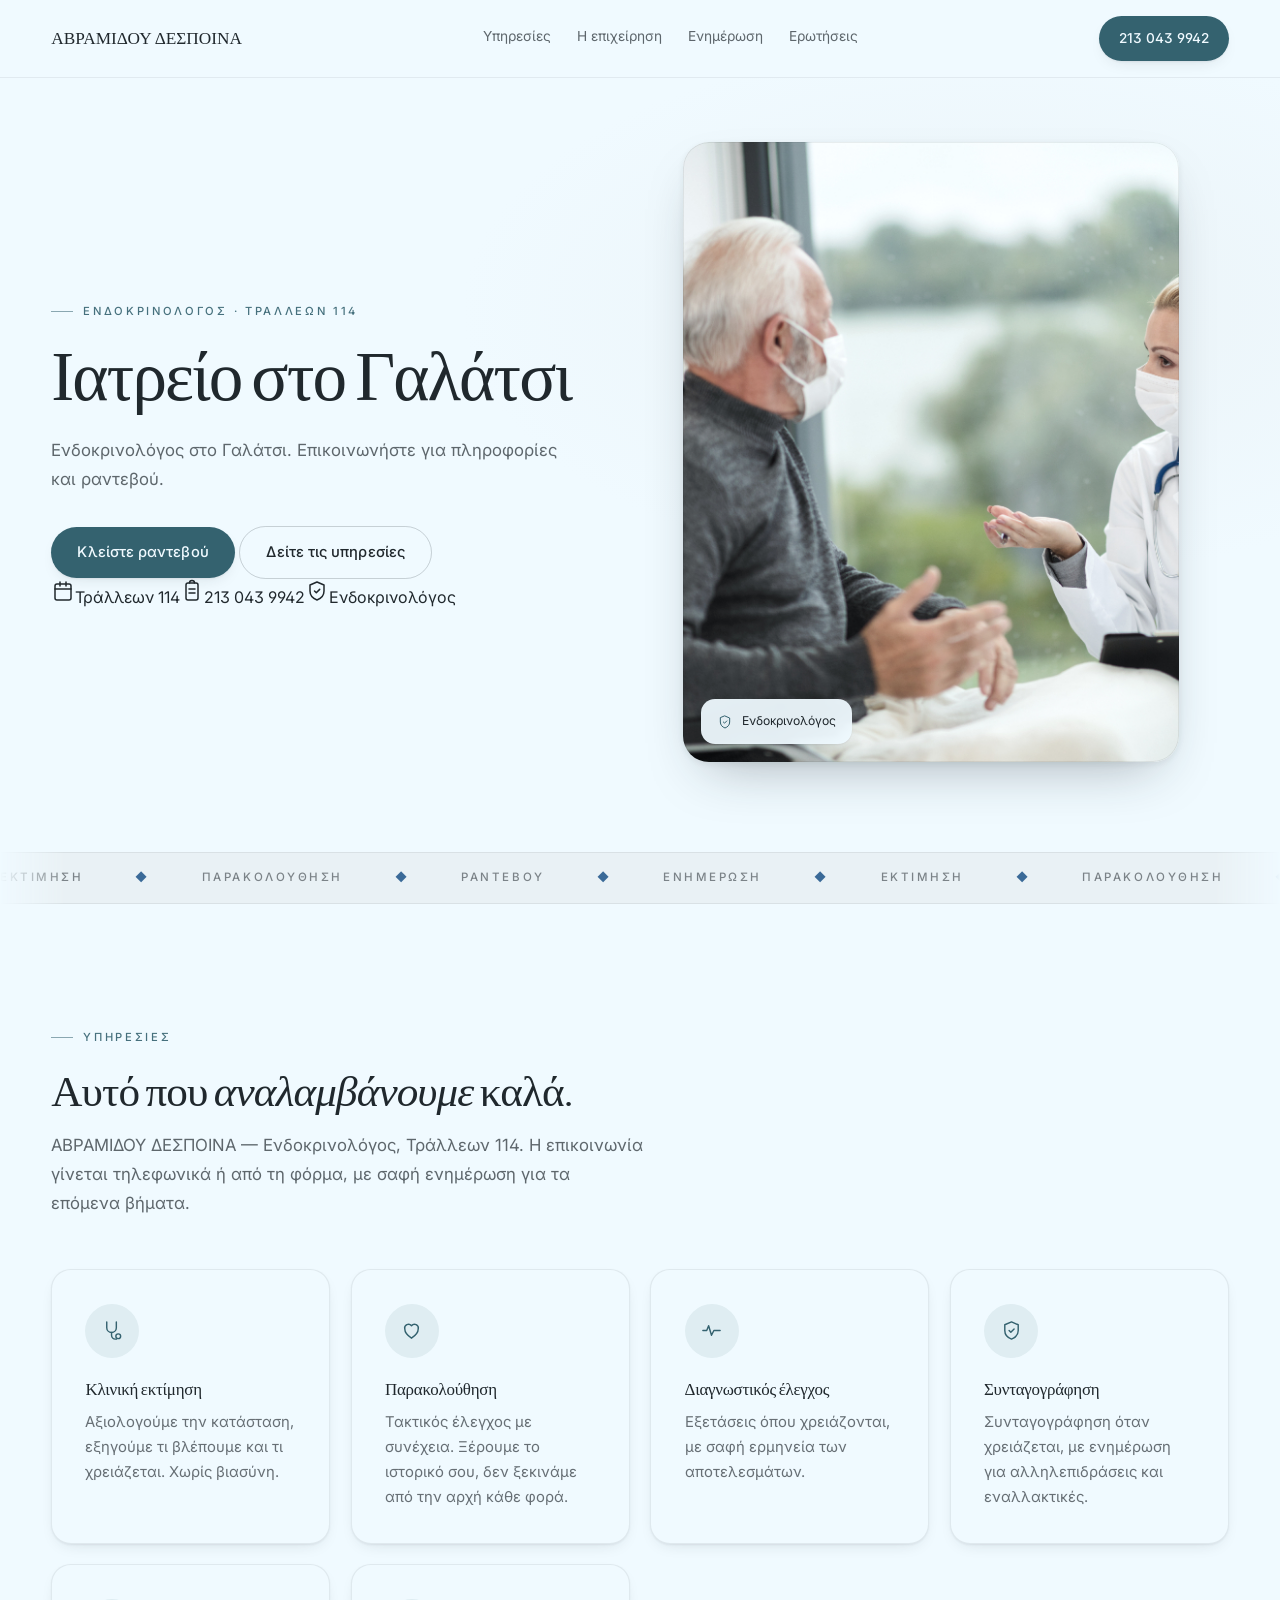
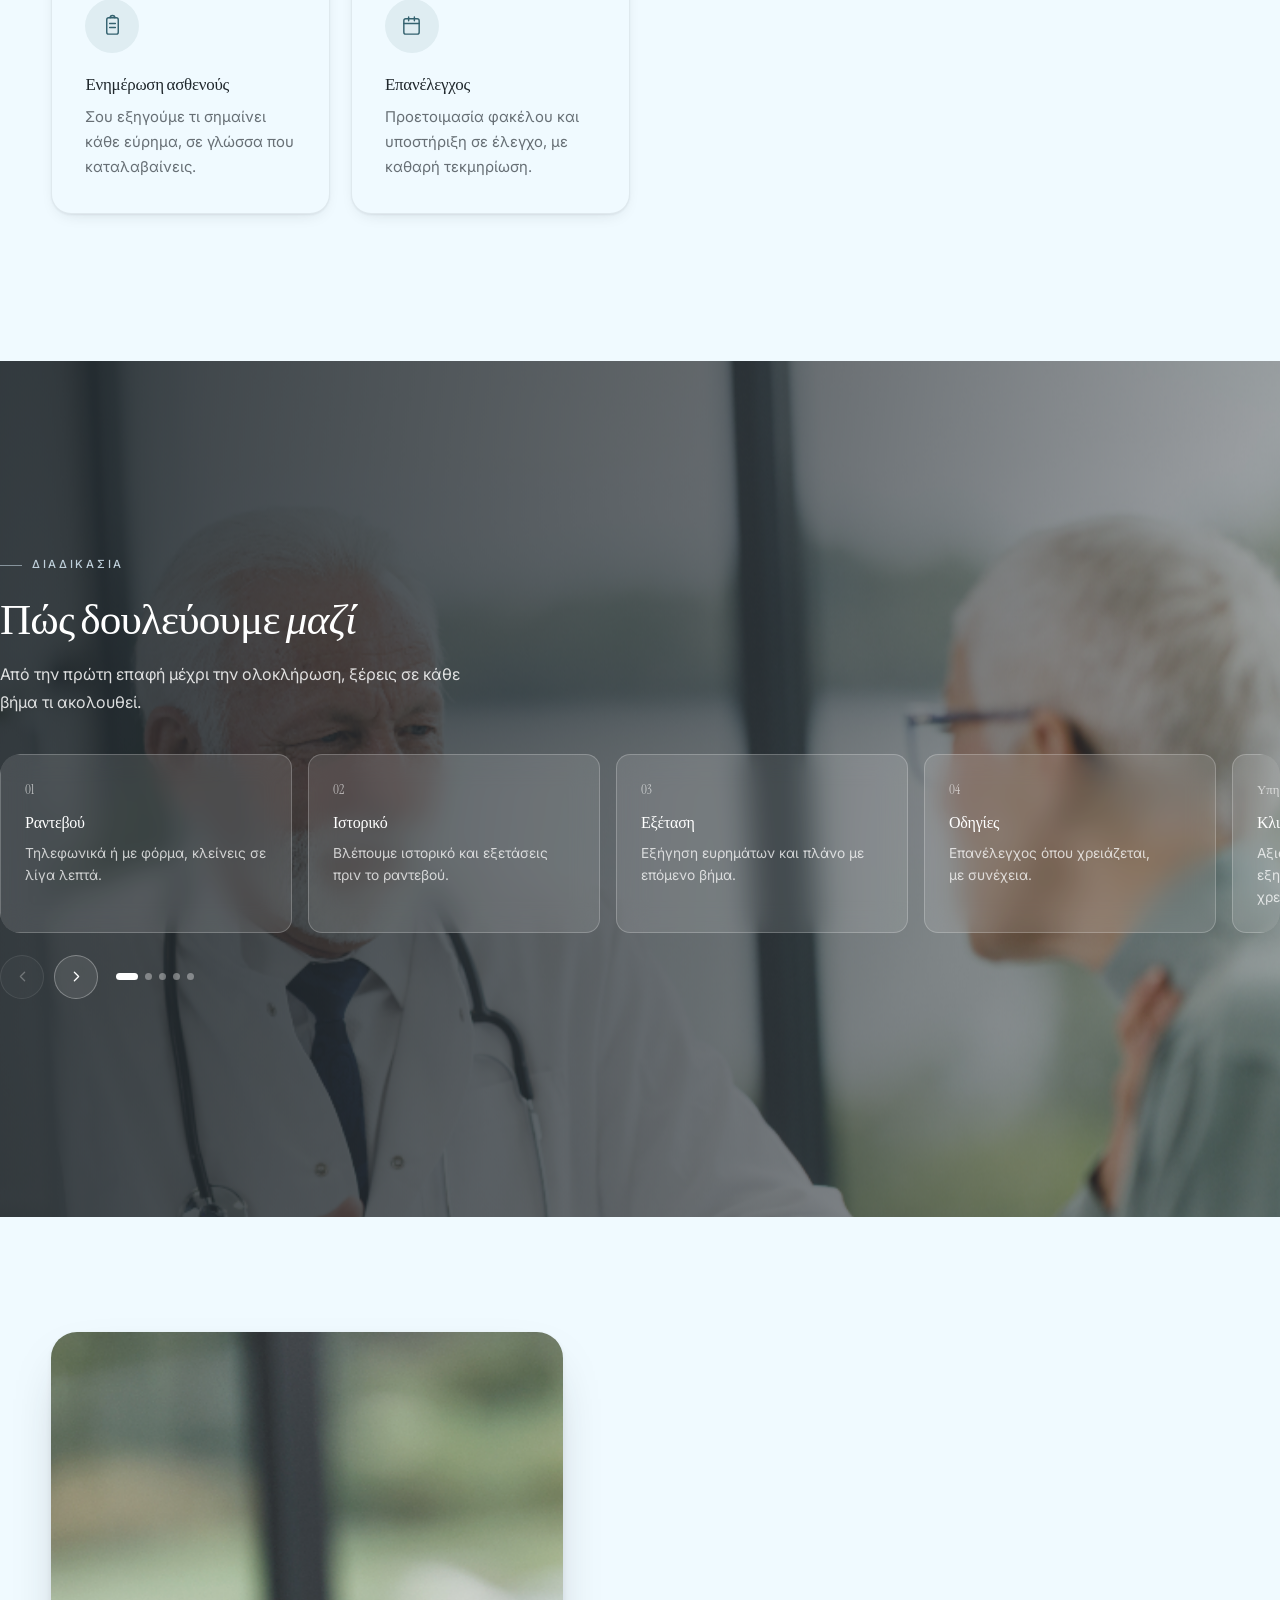
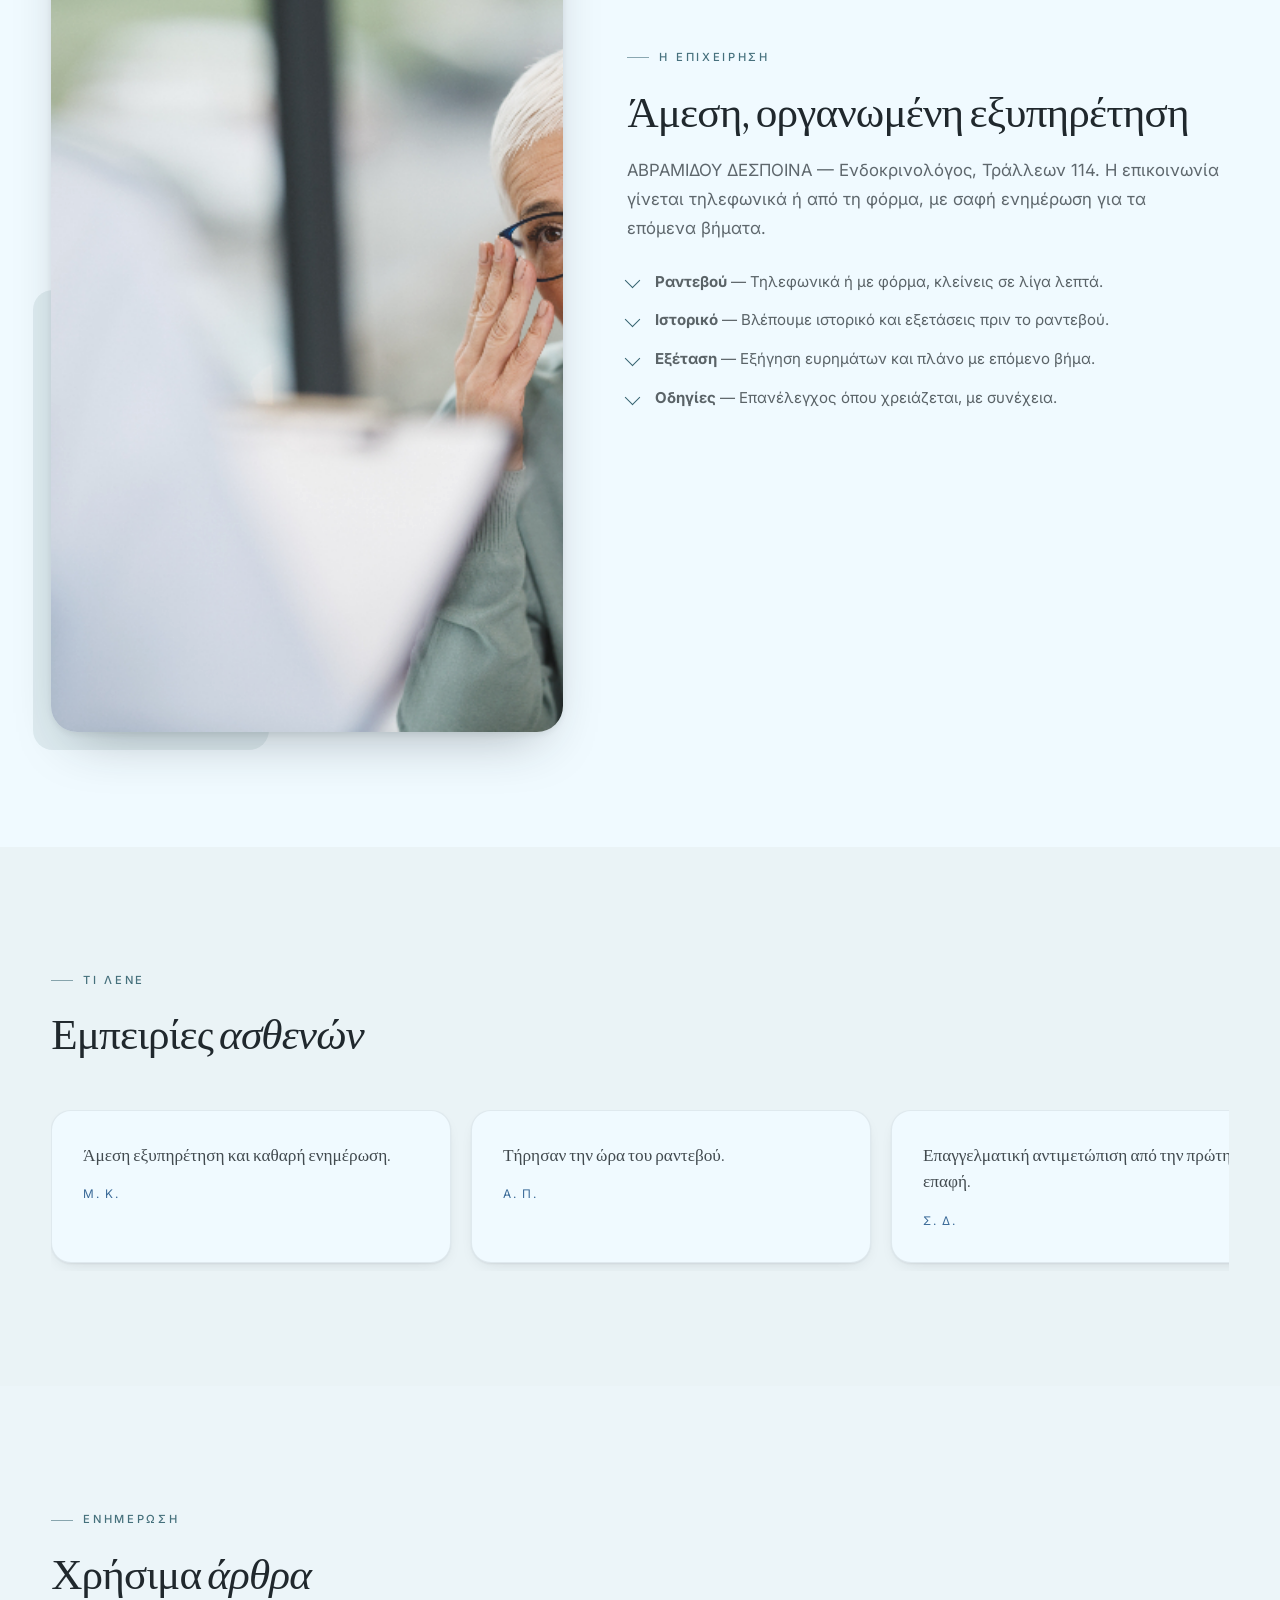
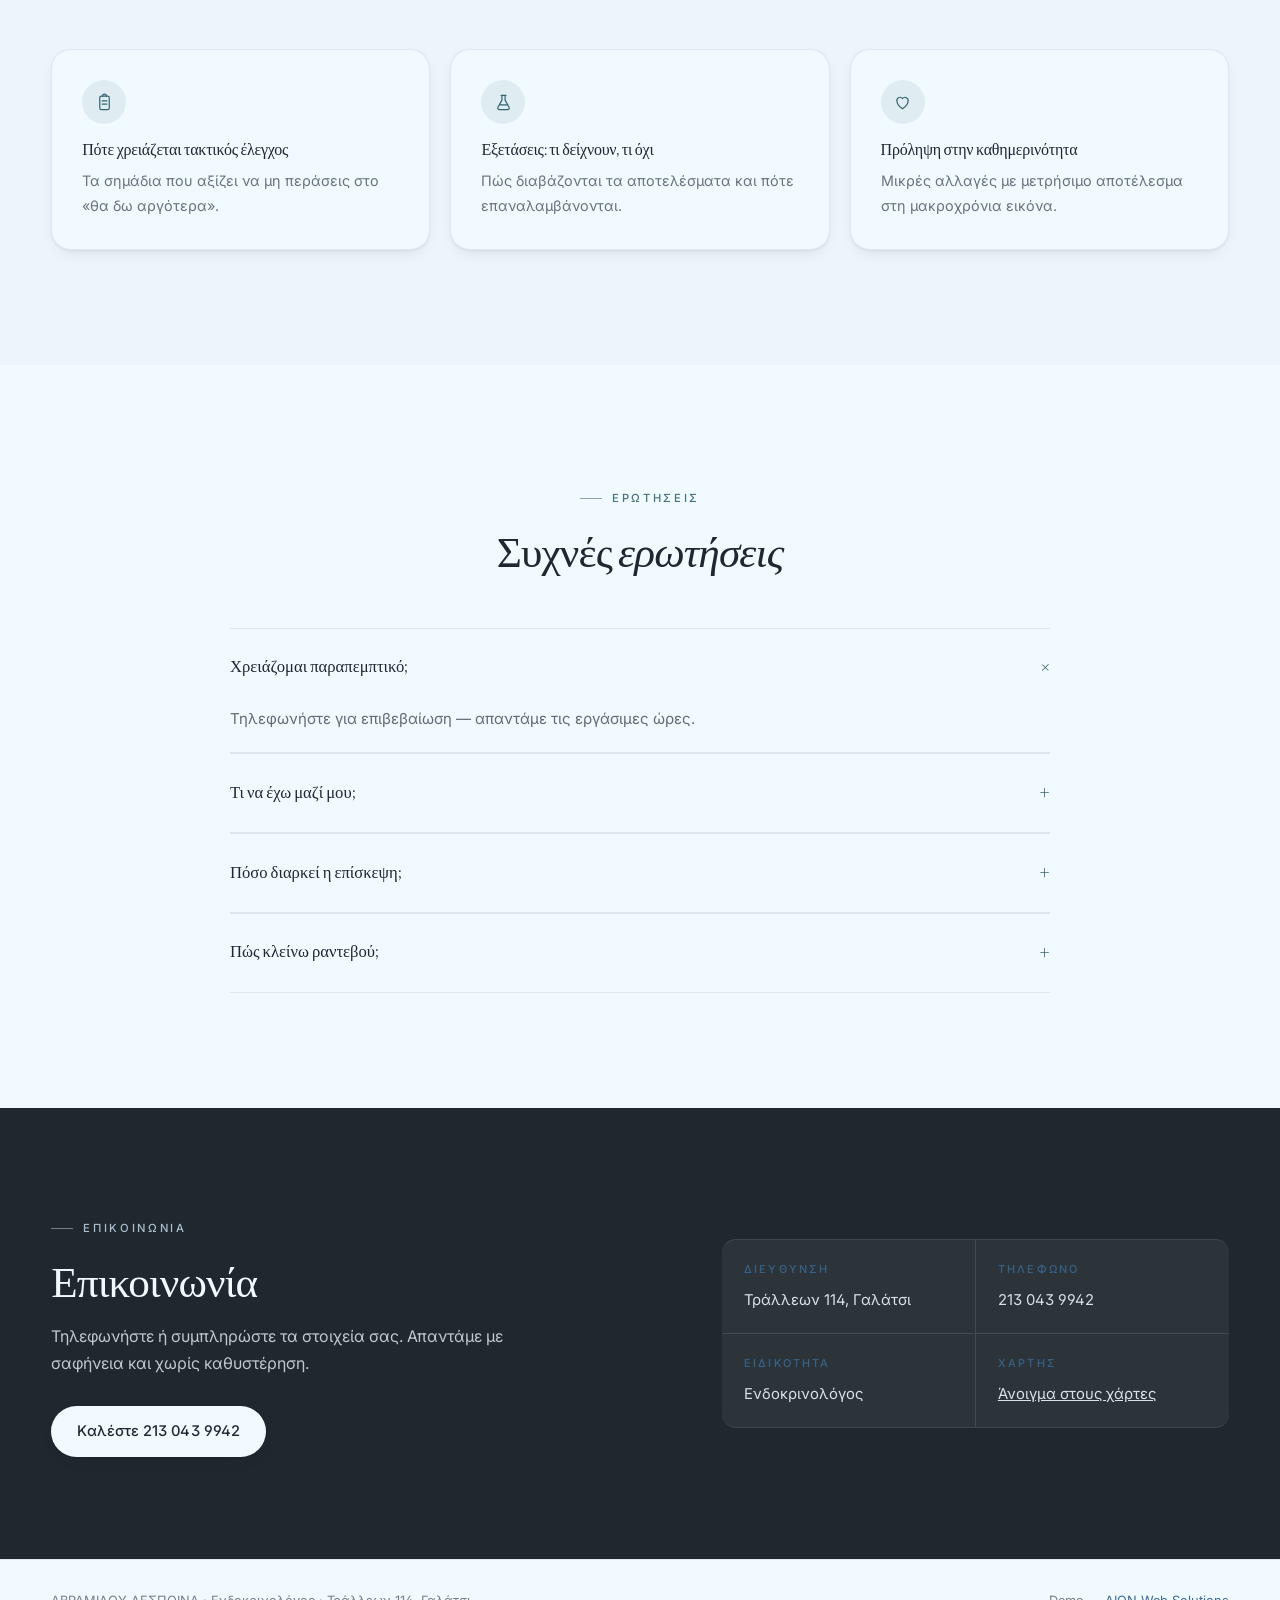
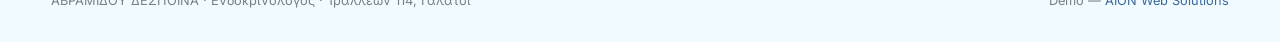
<file: index.html>
<!doctype html>
<html lang="el"><head>
<meta charset="utf-8"><meta name="viewport" content="width=device-width,initial-scale=1">
<title>ΑΒΡΑΜΙΔΟΥ ΔΕΣΠΟΙΝΑ — Ενδοκρινολόγος</title>
<meta name="description" content="ΑΒΡΑΜΙΔΟΥ ΔΕΣΠΟΙΝΑ, Ενδοκρινολόγος. Τράλλεων 114, Γαλάτσι. Τηλέφωνο 213 043 9942.">
<meta name="theme-color" content="hsl(203 17% 15%)">
<meta property="og:title" content="ΑΒΡΑΜΙΔΟΥ ΔΕΣΠΟΙΝΑ — Ενδοκρινολόγος">
<meta property="og:description" content="Ενδοκρινολόγος στο Γαλάτσι. Επικοινωνήστε για πληροφορίες και ραντεβού.">
<meta property="og:type" content="website">
<link rel="preconnect" href="https://fonts.googleapis.com"><link rel="preconnect" href="https://fonts.gstatic.com" crossorigin>
<link href="https://fonts.googleapis.com/css2?family=Instrument+Serif:ital,wght@0,300;0,400;0,500;0,600;1,400&family=Inter:wght@300;400;500;600;700&display=swap" rel="stylesheet">
<link rel="icon" href="data:image/svg+xml,<svg xmlns='http://www.w3.org/2000/svg' viewBox='0 0 64 64'><rect width='64' height='64' rx='16' fill='%230D9488'/><text x='32' y='45' font-size='30' text-anchor='middle' fill='%23FFFFFF' font-family='serif'>Α</text></svg>">
<script type="application/ld+json">{"@context":"https://schema.org","@type":"Physician","name":"ΑΒΡΑΜΙΔΟΥ ΔΕΣΠΟΙΝΑ","medicalSpecialty":"Ενδοκρινολόγος","address":{"@type":"PostalAddress","streetAddress":"Τράλλεων 114, Γαλάτσι","addressCountry":"GR"},"telephone":"213 043 9942"}</script>
<style>
/* ═══════════ PREMIUM REFERENCE LAYER ═══════════ */
:root{
  --r-sm:4px; --r-md:8px; --r-lg:14px; --r-xl:20px; --r-2xl:26px; --r-pill:999px;
  /* Σκιές δύο επιπέδων — από rodis: κοντινή καθαρή + μακρινή χρωματισμένη */
  --sh-1:0 1px 2px color-mix(in srgb,var(--ink) 6%,transparent),0 6px 18px -10px color-mix(in srgb,var(--ink) 22%,transparent);
  --sh-2:0 2px 6px color-mix(in srgb,var(--ink) 7%,transparent),0 24px 56px -24px color-mix(in srgb,var(--ink) 38%,transparent);
  --sh-3:0 30px 70px -20px color-mix(in srgb,var(--accent) 32%,transparent);
  --max:1160px;
}

/* ── Τυπογραφία: optical details ── */
html{-webkit-font-smoothing:antialiased;-moz-osx-font-smoothing:grayscale;text-rendering:optimizeLegibility}
body{font-feature-settings:"ss01","cv11","kern","liga";line-height:1.72}
h1,h2,h3,h4{letter-spacing:-0.015em;text-wrap:balance;font-weight:500}

/* ΑΝΤΙΘΕΣΗ ΚΛΙΜΑΚΑΣ: τεράστιο display vs μικρο-ετικέτα. Αυτό κάνει τη διαφορά. */
h1{
  font-size:clamp(2.9rem,7.2vw,5.6rem);
  line-height:0.98;
  letter-spacing:-0.035em;
  font-weight:400;
  font-feature-settings:"dlig","kern";
}
h2{font-size:clamp(1.9rem,3.8vw,3rem);line-height:1.08;letter-spacing:-0.022em;font-weight:400}
h3{line-height:1.22;font-weight:500}
p{text-wrap:pretty;max-width:66ch}

/* Σερίφ italic για έμφαση μέσα στον τίτλο — editorial κίνηση */
em,.accent-serif,h1 em{
  font-family:var(--disp,Georgia),serif;font-style:italic;font-weight:400;letter-spacing:-0.012em;
}

/* Eyebrow: 0.75rem / 500 / 0.22em / uppercase — από papargyri */
.kicker,.eyebrow,.sub,.kind,.col-h{
  font-size:0.7rem;font-weight:500;letter-spacing:0.26em;text-transform:uppercase;
  color:var(--accent);opacity:.9;
}

/* ── Κουμπιά: pill ή radius-lg, σκιά, micro-interaction ── */
.btn,.btn-solid,.btn-ghost{
  display:inline-flex;align-items:center;justify-content:center;gap:.55em;
  padding:0.86em 1.7em;border-radius:var(--r-pill);
  font-size:0.92rem;font-weight:500;letter-spacing:0.005em;
  transition:transform .32s cubic-bezier(.2,.8,.2,1),box-shadow .32s,background .3s,color .3s,border-color .3s;
  will-change:transform;
}
.btn-solid{background:var(--accent);color:var(--paper);box-shadow:var(--sh-1)}
.btn-solid:hover{transform:translateY(-2px);box-shadow:var(--sh-2)}
.btn-ghost{border:1px solid color-mix(in srgb,var(--ink) 22%,transparent);color:var(--ink);background:transparent}
.btn-ghost:hover{border-color:var(--accent);color:var(--accent);transform:translateY(-2px)}

/* ── Κάρτες: hairline + σκιά, ΟΧΙ βαριά περιγράμματα ── */
.card,.svc,.mini,.tl,.quote{
  background:var(--paper);
  border:1px solid color-mix(in srgb,var(--ink) 8%,transparent);
  border-radius:var(--r-xl);
  box-shadow:var(--sh-1);
  transition:transform .35s cubic-bezier(.2,.8,.2,1),box-shadow .35s,border-color .35s;
}
.card:hover,.svc:hover,.mini:hover{transform:translateY(-3px);box-shadow:var(--sh-2);border-color:color-mix(in srgb,var(--accent) 22%,transparent)}

/* ── Φωτογραφίες: κάδρο, σκιά, ζεστή επεξεργασία ── */
img{border-radius:var(--r-lg)}
figure,figure img{border-radius:var(--r-xl);overflow:hidden}
.stat .pic,.heroimg,.split-img,.pic{box-shadow:var(--sh-2);border-radius:var(--r-2xl);overflow:hidden}
.cover,.bleed{box-shadow:inset 0 -80px 120px -60px color-mix(in srgb,var(--ink) 70%,transparent)}
.g-item{border-radius:var(--r-md);overflow:hidden;box-shadow:var(--sh-1);transition:transform .4s,box-shadow .4s}
.g-item:hover{box-shadow:var(--sh-2);transform:translateY(-2px)}
.gallery{gap:10px}

/* ── Ενότητες: γενναιόδωρη ανάσα (+35% έναντι πριν) ── */
section{padding-block:clamp(80px,10vw,148px)}
section.tight{padding-block:clamp(48px,6vw,84px)}
.wrap{max-width:var(--max);padding-inline:clamp(1.5rem,5vw,3rem);margin-inline:auto}

/* Αέρας μέσα στις λίστες/γραμμές — η πυκνότητα σκοτώνει την αίσθηση */
.row{padding-block:clamp(26px,3vw,38px) !important}
.trow{padding-block:clamp(18px,2vw,26px) !important}
.witem{padding-block:clamp(26px,3vw,36px) !important}
.services p,.svc p,.mini p{line-height:1.68}

/* ── Φωτογραφίες: ενιαίο color grade — μοιάζουν να ανήκουν μαζί ── */
img{filter:saturate(0.92) contrast(1.04) brightness(1.01)}
.stat .pic img,.heroimg img,.split-img img,.pic img,.cover img,.bleed img{
  filter:saturate(0.94) contrast(1.05) brightness(1.02);
}
.g-item img,.mosaic img,.tile img{filter:saturate(0.9) contrast(1.06)}

/* ── Διαχωριστικά: λεπτά, με αέρα ── */
hr,.rule{height:1px;border:0;background:color-mix(in srgb,var(--ink) 9%,transparent);margin-block:0}

/* ── Ζώνη στοιχείων ── */
.idbar{border-top:1px solid color-mix(in srgb,var(--ink) 9%,transparent);border-bottom:1px solid color-mix(in srgb,var(--ink) 9%,transparent)}
.idbar div{border-color:color-mix(in srgb,var(--ink) 9%,transparent)}
.idbar b{font-size:0.7rem;letter-spacing:0.2em;color:var(--accent);opacity:.85}

/* ── Μαρκίζα: καθαρή, με fade στα άκρα ── */
.marquee{
  border-top:1px solid color-mix(in srgb,var(--ink) 9%,transparent);
  border-bottom:1px solid color-mix(in srgb,var(--ink) 9%,transparent);
  padding-block:16px;background:color-mix(in srgb,var(--soft) 60%,var(--paper));
  mask-image:linear-gradient(90deg,transparent,#000 6%,#000 94%,transparent);
  -webkit-mask-image:linear-gradient(90deg,transparent,#000 6%,#000 94%,transparent);
}
.marquee-track{font-size:0.72rem;letter-spacing:0.22em;font-weight:500;gap:52px}

/* ── Counters: ήσυχοι, τυπογραφικοί ── */
.counters{border-radius:var(--r-xl);overflow:hidden;border:1px solid color-mix(in srgb,var(--ink) 8%,transparent);box-shadow:var(--sh-1)}
.counter b{font-size:clamp(1.7rem,3vw,2.4rem);letter-spacing:-0.03em;font-weight:400}
.counter span{font-size:0.68rem;letter-spacing:0.2em;opacity:.65}

/* ── Μαρτυρίες: χωρίς κουτί, με ραφινάτο εισαγωγικό ── */
.quote{border-top:1px solid color-mix(in srgb,var(--ink) 9%,transparent);border-inline:0;border-bottom:0;border-radius:0;box-shadow:none;background:transparent}
.quote blockquote{font-size:1.1rem;line-height:1.55;letter-spacing:-0.008em}
.quote blockquote::before{content:'\201C';font-family:var(--disp,Georgia),serif;font-size:2.6rem;line-height:0;position:relative;top:.35em;margin-right:.08em;color:var(--accent);opacity:.55}

/* ── FAQ: καθαρό accordion ── */
details{border-top:1px solid color-mix(in srgb,var(--ink) 9%,transparent)}
details:last-of-type{border-bottom:1px solid color-mix(in srgb,var(--ink) 9%,transparent)}
summary{padding-block:18px;cursor:pointer;font-size:1.02rem}
summary::after{color:var(--accent);font-size:1.15rem;font-weight:300}
details p{padding-bottom:18px;max-width:66ch}

/* ── Focus & επιλογή κειμένου: λεπτομέρειες που νιώθονται ── */
::selection{background:color-mix(in srgb,var(--accent) 22%,transparent);color:var(--ink)}
a:focus-visible,button:focus-visible,summary:focus-visible{outline:2px solid var(--accent);outline-offset:3px;border-radius:var(--r-sm)}

/* ── Scrollbar διακριτικό (desktop) ── */
@media(min-width:900px){
  *{scrollbar-width:thin;scrollbar-color:color-mix(in srgb,var(--ink) 20%,transparent) transparent}
}

/* ── Mobile: ροή και ανάσα ── */
@media(max-width:700px){
  h1{font-size:clamp(2.1rem,9vw,2.9rem)}
  section{padding-block:48px}
  .btn,.btn-solid,.btn-ghost{padding:0.82em 1.5em}
}

@media(prefers-reduced-motion:reduce){
  *{transition:none!important;animation:none!important}
  .card:hover,.svc:hover,.mini:hover,.btn-solid:hover,.g-item:hover{transform:none}
}

:root{--ink:hsl(203 17% 15%);--paper:hsl(198 96% 97%);--accent:hsl(193 36% 32%);--accent2:hsl(209 45% 41%);--soft:hsl(198 24% 92%);--disp:Instrument Serif;--body:Inter}
*{box-sizing:border-box}
html{scroll-behavior:smooth}
body{margin:0;background:var(--paper);color:var(--ink);font-family:var(--body),system-ui,sans-serif;line-height:1.72;overflow-x:hidden}
img{display:block;max-width:100%}
h1,h2,h3,h4{font-family:var(--disp),Georgia,serif;margin:0;text-wrap:balance}
h1{font-size:clamp(2.4rem,5.4vw,4.4rem);line-height:1.03;letter-spacing:-.028em;font-weight:400}
h2{font-size:clamp(1.7rem,3.4vw,2.7rem);line-height:1.12;letter-spacing:-.02em;font-weight:400}
h3{font-size:1.06rem;line-height:1.3;font-weight:500}
p{margin:0;text-wrap:pretty}
.container{width:min(1240px,92vw);margin-inline:auto}
.eyebrow{display:inline-flex;align-items:center;gap:10px;font-size:.7rem;font-weight:500;letter-spacing:.24em;text-transform:uppercase;color:var(--accent);margin-bottom:20px}
.eyebrow::before{content:'';width:22px;height:1px;background:currentColor;opacity:.6}
.lead{font-size:1.05rem;color:color-mix(in srgb,var(--ink) 70%,transparent);max-width:54ch}
.it{font-family:var(--disp),Georgia,serif;font-style:italic;font-weight:400}

/* NAV */
.nav{position:sticky;top:0;z-index:90;background:color-mix(in srgb,var(--paper) 90%,transparent);backdrop-filter:blur(14px);border-bottom:1px solid color-mix(in srgb,var(--ink) 7%,transparent);transition:box-shadow .3s}
.nav.scrolled{box-shadow:0 4px 24px -16px color-mix(in srgb,var(--ink) 40%,transparent)}
.nav-in{display:flex;align-items:center;justify-content:space-between;gap:24px;padding:16px 0}
.brand{font-family:var(--disp),serif;font-size:1.08rem;color:var(--ink);text-decoration:none}
.nav-links{display:flex;gap:26px;font-size:.86rem}
.nav-links a{color:color-mix(in srgb,var(--ink) 70%,transparent);text-decoration:none;position:relative;padding-bottom:3px;transition:color .25s}
.nav-links a::after{content:'';position:absolute;left:0;right:0;bottom:0;height:1px;background:var(--accent);transform:scaleX(0);transform-origin:right;transition:transform .3s cubic-bezier(.2,.8,.2,1)}
.nav-links a:hover{color:var(--ink)}
.nav-links a:hover::after{transform:scaleX(1);transform-origin:left}
.nav-cta{display:inline-flex;align-items:center;gap:8px;background:var(--accent);color:var(--paper);text-decoration:none;padding:11px 20px;border-radius:999px;font-size:.85rem;font-weight:500;box-shadow:var(--sh-1)}
.burger{display:none;width:44px;height:44px;border:1px solid color-mix(in srgb,var(--ink) 18%,transparent);background:none;border-radius:12px;cursor:pointer;position:relative}
.burger span,.burger span::before,.burger span::after{display:block;width:17px;height:1.5px;background:var(--ink);content:'';position:absolute;left:8px;transition:transform .3s,opacity .2s}
.burger span{top:21px}
.burger span::before{top:-6px}
.burger span::after{top:6px}
@media(max-width:900px){.nav-links,.nav-cta{display:none}.burger{display:block}}

/* HERO */
.hero{padding:clamp(40px,5vw,80px) 0 clamp(56px,7vw,110px);position:relative;overflow:hidden}
.hero-bg{position:absolute;inset:0;pointer-events:none;opacity:.55;background:radial-gradient(ellipse 60% 50% at 78% 30%,color-mix(in srgb,var(--soft) 92%,transparent),transparent 70%)}
.hero-in{display:grid;grid-template-columns:1.02fr .98fr;gap:clamp(32px,5vw,72px);align-items:center;position:relative}
.hero h1{margin-bottom:24px}
.hero .lead{margin-bottom:32px}
.btn{display:inline-flex;align-items:center;justify-content:center;gap:.5em;padding:.88em 1.8em;border-radius:999px;font-size:.92rem;font-weight:500;text-decoration:none;transition:transform .3s cubic-bezier(.2,.8,.2,1),box-shadow .3s,background .3s,color .3s,border-color .3s}
.btn-solid{background:var(--accent);color:var(--paper);box-shadow:var(--sh-1)}
.btn-solid:hover{transform:translateY(-2px);box-shadow:var(--sh-3)}
.btn-ghost{border:1px solid color-mix(in srgb,var(--ink) 20%,transparent);color:var(--ink)}
.btn-ghost:hover{border-color:var(--accent);color:var(--accent);transform:translateY(-2px)}
.hero-media{position:relative;border-radius:var(--r-2xl);overflow:hidden;box-shadow:var(--sh-2);aspect-ratio:4/5;max-height:620px}
.hero-media img{width:100%;height:100%;object-fit:cover;will-change:transform}
.hero-media::after{content:'';position:absolute;inset:0;box-shadow:inset 0 0 0 1px color-mix(in srgb,var(--ink) 8%,transparent);border-radius:inherit;pointer-events:none}
.hero-badge{position:absolute;left:18px;bottom:18px;background:color-mix(in srgb,var(--paper) 94%,transparent);backdrop-filter:blur(10px);border-radius:var(--r-lg);padding:12px 16px;font-size:.76rem;box-shadow:var(--sh-1);display:flex;align-items:center;gap:9px}
.hero-badge svg{width:16px;height:16px;color:var(--accent);flex:0 0 16px}
@media(max-width:900px){.hero-in{grid-template-columns:1fr}.hero-media{aspect-ratio:16/10;order:-1;max-height:340px}}

/* MARQUEE */
.marquee{overflow:hidden;padding:15px 0;border-top:1px solid color-mix(in srgb,var(--ink) 8%,transparent);border-bottom:1px solid color-mix(in srgb,var(--ink) 8%,transparent);background:color-mix(in srgb,var(--soft) 65%,var(--paper));mask-image:linear-gradient(90deg,transparent,#000 5%,#000 95%,transparent);-webkit-mask-image:linear-gradient(90deg,transparent,#000 5%,#000 95%,transparent)}
.marquee-track{display:flex;gap:52px;white-space:nowrap;animation:mq 40s linear infinite;font-size:.72rem;letter-spacing:.22em;text-transform:uppercase;font-weight:500;color:color-mix(in srgb,var(--ink) 55%,transparent)}
.marquee-track i{font-style:normal;color:var(--accent2)}
@keyframes mq{to{transform:translateX(-50%)}}

/* SECTIONS */
.sec{padding:clamp(72px,9vw,130px) 0}
.sec-head{max-width:64ch;margin-bottom:clamp(38px,4vw,60px)}
.sec-head h2{margin-bottom:16px}

/* SERVICES */
.svc-grid{display:grid;grid-template-columns:repeat(auto-fit,minmax(268px,1fr));gap:clamp(14px,1.6vw,22px)}
.svc-card{background:var(--paper);border:1px solid color-mix(in srgb,var(--ink) 8%,transparent);border-radius:var(--r-xl);padding:clamp(26px,2.6vw,34px);box-shadow:var(--sh-1);transition:transform .38s cubic-bezier(.2,.8,.2,1),box-shadow .38s,border-color .38s;position:relative;overflow:hidden}
.svc-card::before{content:'';position:absolute;inset:0 0 auto;height:2px;background:linear-gradient(90deg,var(--accent),transparent);transform:scaleX(0);transform-origin:left;transition:transform .45s cubic-bezier(.2,.8,.2,1)}
.svc-card:hover{transform:translateY(-4px);box-shadow:var(--sh-2);border-color:color-mix(in srgb,var(--accent) 20%,transparent)}
.svc-card:hover::before{transform:scaleX(1)}
.icon-disk{width:54px;height:54px;border-radius:50%;display:grid;place-items:center;background:color-mix(in srgb,var(--accent) 9%,var(--paper));margin-bottom:20px;transition:background .35s,transform .35s}
.icon-disk svg{width:23px;height:23px;color:var(--accent)}
.svc-card:hover .icon-disk{background:color-mix(in srgb,var(--accent) 15%,var(--paper));transform:scale(1.06)}
.svc-card h3{margin-bottom:10px}
.svc-card p{font-size:.93rem;color:color-mix(in srgb,var(--ink) 66%,transparent);line-height:1.68}

/* PARALLAX BAND + SLIDER */
.pband{position:relative;min-height:clamp(440px,60vh,620px);display:flex;align-items:center;overflow:hidden;color:#fff}
.pband-bg{position:absolute;inset:-12% 0;background-size:cover;background-position:center;will-change:transform}
.pband-bg::after{content:'';position:absolute;inset:0;background:linear-gradient(100deg,color-mix(in srgb,var(--ink) 90%,transparent) 0%,color-mix(in srgb,var(--ink) 64%,transparent) 55%,color-mix(in srgb,var(--ink) 28%,transparent) 100%)}
.pband-in{position:relative;z-index:2;padding:clamp(56px,7vw,90px) 0;width:100%}
.pband h2{color:#fff;max-width:20ch;margin-bottom:18px}
.pband .eyebrow{color:color-mix(in srgb,var(--paper) 82%,var(--accent2))}
.pband p{color:color-mix(in srgb,#fff 84%,transparent);max-width:48ch;font-size:1rem}
.slider{margin-top:38px;position:relative}
.slider-view{overflow:hidden;border-radius:var(--r-xl);cursor:grab;user-select:none}
.slider-view:active{cursor:grabbing}
.slider-track{display:flex;gap:16px;transition:transform .55s cubic-bezier(.2,.8,.2,1);will-change:transform}
.slide{flex:0 0 clamp(232px,26vw,292px);background:color-mix(in srgb,#fff 11%,transparent);backdrop-filter:blur(14px);border:1px solid color-mix(in srgb,#fff 22%,transparent);border-radius:var(--r-lg);padding:24px}
.slide .sl-n{font-family:var(--disp),serif;font-size:.8rem;color:color-mix(in srgb,#fff 64%,transparent);display:block;margin-bottom:12px}
.slide h3{color:#fff;font-size:1rem;margin-bottom:8px}
.slide p{font-size:.86rem;color:color-mix(in srgb,#fff 74%,transparent);line-height:1.6}
.slider-nav{display:flex;gap:10px;margin-top:22px;align-items:center}
.slider-btn{width:44px;height:44px;border-radius:50%;border:1px solid color-mix(in srgb,#fff 30%,transparent);background:color-mix(in srgb,#fff 9%,transparent);color:#fff;cursor:pointer;display:grid;place-items:center;transition:background .25s,border-color .25s}
.slider-btn:hover{background:color-mix(in srgb,#fff 20%,transparent);border-color:color-mix(in srgb,#fff 50%,transparent)}
.slider-btn:disabled{opacity:.3;cursor:default}
.slider-dots{display:flex;gap:7px;margin-left:8px}
.slider-dots button{width:7px;height:7px;border-radius:999px;border:0;background:color-mix(in srgb,#fff 36%,transparent);cursor:pointer;padding:0;transition:width .3s,background .3s}
.slider-dots button.on{width:22px;background:#fff}

/* ABOUT */
.about{display:grid;grid-template-columns:.92fr 1.08fr;gap:clamp(34px,5vw,74px);align-items:center}
.about-media{position:relative}
.about-media img{border-radius:var(--r-2xl);box-shadow:var(--sh-2);width:100%;aspect-ratio:4/5;object-fit:cover}
.about-media::before{content:'';position:absolute;inset:auto auto -18px -18px;width:46%;height:46%;border-radius:var(--r-xl);background:color-mix(in srgb,var(--accent) 10%,var(--paper));z-index:-1}
.about-txt h2{margin-bottom:20px}
.checks{list-style:none;padding:0;margin:26px 0 0}
.checks li{position:relative;padding-left:28px;margin-bottom:13px;font-size:.94rem;color:color-mix(in srgb,var(--ink) 72%,transparent)}
.checks li::before{content:'';position:absolute;left:0;top:.45em;width:10px;height:10px;border-right:1.6px solid var(--accent);border-bottom:1.6px solid var(--accent);transform:rotate(45deg)}
@media(max-width:900px){.about{grid-template-columns:1fr}.about-media{order:-1}.about-media img{aspect-ratio:16/10}}

/* TESTIMONIALS */
.tst{background:color-mix(in srgb,var(--soft) 55%,var(--paper))}
.tst-track{display:flex;gap:20px;overflow-x:auto;scroll-snap-type:x mandatory;padding-bottom:8px;scrollbar-width:none}
.tst-track::-webkit-scrollbar{display:none}
.tst-card{flex:0 0 clamp(280px,34vw,400px);scroll-snap-align:start;background:var(--paper);border:1px solid color-mix(in srgb,var(--ink) 8%,transparent);border-radius:var(--r-xl);padding:clamp(24px,2.4vw,32px);box-shadow:var(--sh-1);margin:0}
.tst-card blockquote{margin:0;font-family:var(--disp),Georgia,serif;font-size:1.08rem;line-height:1.55;color:color-mix(in srgb,var(--ink) 84%,transparent)}
.tst-card figcaption{margin-top:16px;font-size:.74rem;letter-spacing:.14em;text-transform:uppercase;color:var(--accent2)}

/* ARTICLES */
.arts{display:grid;grid-template-columns:repeat(auto-fit,minmax(260px,1fr));gap:20px}
.art{background:var(--paper);border:1px solid color-mix(in srgb,var(--ink) 8%,transparent);border-radius:var(--r-xl);padding:clamp(24px,2.4vw,30px);box-shadow:var(--sh-1);transition:transform .35s,box-shadow .35s}
.art:hover{transform:translateY(-3px);box-shadow:var(--sh-2)}
.art .icon-disk{width:44px;height:44px;margin-bottom:16px}
.art .icon-disk svg{width:19px;height:19px}
.art h3{margin-bottom:8px;font-size:1rem}
.art p{font-size:.9rem;color:color-mix(in srgb,var(--ink) 64%,transparent)}

/* FAQ */
.faqwrap{max-width:820px;margin-inline:auto}
details{border-bottom:1px solid color-mix(in srgb,var(--ink) 9%,transparent)}
details:first-of-type{border-top:1px solid color-mix(in srgb,var(--ink) 9%,transparent)}
summary{list-style:none;cursor:pointer;padding:21px 0;display:flex;justify-content:space-between;align-items:center;gap:18px;font-family:var(--disp),Georgia,serif;font-size:1.04rem}
summary::-webkit-details-marker{display:none}
summary::after{content:'+';color:var(--accent);font-size:1.3rem;font-weight:300;transition:transform .3s;flex:0 0 auto}
details[open] summary::after{transform:rotate(45deg)}
details p{padding:0 0 20px;font-size:.94rem;color:color-mix(in srgb,var(--ink) 68%,transparent);max-width:68ch}

/* CTA */
.ctasec{background:var(--ink);color:var(--paper);padding:clamp(64px,8vw,110px) 0}
.ctasec h2{color:var(--paper);margin-bottom:16px;max-width:22ch}
.ctasec p{color:color-mix(in srgb,var(--paper) 76%,transparent);margin-bottom:28px;max-width:50ch}
.ctagrid{display:grid;grid-template-columns:1.1fr .9fr;gap:clamp(28px,4vw,60px);align-items:center}
.idbar{display:grid;grid-template-columns:1fr 1fr;gap:1px;background:color-mix(in srgb,var(--paper) 16%,transparent);border-radius:var(--r-lg);overflow:hidden}
.idbar div{background:color-mix(in srgb,var(--paper) 6%,var(--ink));padding:20px 22px}
.idbar b{display:block;font-size:.68rem;letter-spacing:.2em;text-transform:uppercase;color:var(--accent2);margin-bottom:7px;font-weight:500}
.idbar span{font-size:.93rem;color:color-mix(in srgb,var(--paper) 88%,transparent)}
@media(max-width:800px){.ctagrid{grid-template-columns:1fr}.idbar{grid-template-columns:1fr}}

/* FOOTER */
footer{padding:30px 0;border-top:1px solid color-mix(in srgb,var(--ink) 9%,transparent);font-size:.8rem;color:color-mix(in srgb,var(--ink) 58%,transparent)}
footer .container{display:flex;justify-content:space-between;gap:16px;flex-wrap:wrap}
footer a{color:var(--accent2);text-decoration:none}

/* REVEAL */
.rv{opacity:0;transform:translateY(20px);transition:opacity .8s cubic-bezier(.2,.8,.2,1),transform .8s cubic-bezier(.2,.8,.2,1)}
.rv.in{opacity:1;transform:none}
.rv[data-d="1"]{transition-delay:.07s}.rv[data-d="2"]{transition-delay:.14s}
.rv[data-d="3"]{transition-delay:.21s}.rv[data-d="4"]{transition-delay:.28s}

@media(prefers-reduced-motion:reduce){
  .rv{opacity:1!important;transform:none!important}
  .marquee-track{animation:none}
  *{transition:none!important}
}
</style>
</head><body>

<nav class="nav"><div class="container nav-in">
  <a class="brand" href="#">ΑΒΡΑΜΙΔΟΥ ΔΕΣΠΟΙΝΑ</a>
  <div class="nav-links">
    <a href="#ypiresies">Υπηρεσίες</a>
    <a href="#iatreio">Η επιχείρηση</a>
    <a href="#arthra">Ενημέρωση</a>
    <a href="#erotiseis">Ερωτήσεις</a>
  </div>
  <a class="nav-cta" href="tel:2130439942">213 043 9942</a>
  <button class="burger" aria-label="Μενού" aria-expanded="false"><span></span></button>
</div></nav>

<header class="hero">
  <div class="hero-bg"></div>
  <div class="container hero-in">
    <div>
      <span class="eyebrow">Ενδοκρινολόγος · Τράλλεων 114</span>
      <h1>Ιατρείο στο Γαλάτσι</h1>
      <p class="lead">Ενδοκρινολόγος στο Γαλάτσι. Επικοινωνήστε για πληροφορίες και ραντεβού.</p>
      <div class="hero-actions">
        <a class="btn btn-solid" href="tel:2130439942">Κλείστε ραντεβού</a>
        <a class="btn btn-ghost" href="#ypiresies">Δείτε τις υπηρεσίες</a>
      </div>
      <div class="trustrow"><span class="trust"><svg width="24" height="24" viewBox="0 0 24 24" fill="none" stroke="currentColor" stroke-width="1.5" stroke-linecap="round" stroke-linejoin="round" aria-hidden="true"><rect x="4" y="5" width="16" height="16" rx="2"/><path d="M4 10h16M9 3v4M15 3v4"/></svg>Τράλλεων 114</span><span class="trust"><svg width="24" height="24" viewBox="0 0 24 24" fill="none" stroke="currentColor" stroke-width="1.5" stroke-linecap="round" stroke-linejoin="round" aria-hidden="true"><rect x="6" y="4" width="12" height="17" rx="2"/><path d="M9.5 4a2.5 2.5 0 015 0"/><path d="M9 10h6M9 14h6"/></svg>213 043 9942</span><span class="trust"><svg width="24" height="24" viewBox="0 0 24 24" fill="none" stroke="currentColor" stroke-width="1.5" stroke-linecap="round" stroke-linejoin="round" aria-hidden="true"><path d="M12 3l7 3v6c0 4.5-3 7.5-7 9-4-1.5-7-4.5-7-9V6z"/><path d="M9.5 12l1.8 1.8 3.4-3.4"/></svg>Ενδοκρινολόγος</span></div>
    </div>
    <div class="hero-media">
      <img src="img/mp-1.jpg" alt="ΑΒΡΑΜΙΔΟΥ ΔΕΣΠΟΙΝΑ" loading="eager" width="800" height="1000">
      <span class="hero-badge"><svg width="24" height="24" viewBox="0 0 24 24" fill="none" stroke="currentColor" stroke-width="1.5" stroke-linecap="round" stroke-linejoin="round" aria-hidden="true"><path d="M12 3l7 3v6c0 4.5-3 7.5-7 9-4-1.5-7-4.5-7-9V6z"/><path d="M9.5 12l1.8 1.8 3.4-3.4"/></svg>Ενδοκρινολόγος</span>
    </div>
  </div>
</header>

<div class="marquee"><div class="marquee-track">Εκτίμηση <i>◆</i> Παρακολούθηση <i>◆</i> Ραντεβού <i>◆</i> Ενημέρωση <i>◆</i></div></div>

<section class="sec" id="ypiresies"><div class="container">
  <div class="sec-head rv">
    <span class="eyebrow">Υπηρεσίες</span>
    <h2>Αυτό που <span class="it">αναλαμβάνουμε</span> καλά.</h2>
    <p class="lead">ΑΒΡΑΜΙΔΟΥ ΔΕΣΠΟΙΝΑ — Ενδοκρινολόγος, Τράλλεων 114. Η επικοινωνία γίνεται τηλεφωνικά ή από τη φόρμα, με σαφή ενημέρωση για τα επόμενα βήματα.</p>
  </div>
  <div class="svc-grid">
    <article class="svc-card rv" data-d="1">
      <div class="icon-disk"><svg width="24" height="24" viewBox="0 0 24 24" fill="none" stroke="currentColor" stroke-width="1.5" stroke-linecap="round" stroke-linejoin="round" aria-hidden="true"><path d="M6 3v6a5 5 0 0010 0V3"/><path d="M11 14v3a4 4 0 004 4h1"/><circle cx="18" cy="18" r="2.5"/></svg></div>
      <h3>Κλινική εκτίμηση</h3>
      <p>Αξιολογούμε την κατάσταση, εξηγούμε τι βλέπουμε και τι χρειάζεται. Χωρίς βιασύνη.</p>
    </article><article class="svc-card rv" data-d="2">
      <div class="icon-disk"><svg width="24" height="24" viewBox="0 0 24 24" fill="none" stroke="currentColor" stroke-width="1.5" stroke-linecap="round" stroke-linejoin="round" aria-hidden="true"><path d="M12 20s-7-4.5-7-9.5A4 4 0 0112 7a4 4 0 017 3.5C19 15.5 12 20 12 20z"/></svg></div>
      <h3>Παρακολούθηση</h3>
      <p>Τακτικός έλεγχος με συνέχεια. Ξέρουμε το ιστορικό σου, δεν ξεκινάμε από την αρχή κάθε φορά.</p>
    </article><article class="svc-card rv" data-d="3">
      <div class="icon-disk"><svg width="24" height="24" viewBox="0 0 24 24" fill="none" stroke="currentColor" stroke-width="1.5" stroke-linecap="round" stroke-linejoin="round" aria-hidden="true"><path d="M3 12h4l2-5 3 10 2.5-5H21"/></svg></div>
      <h3>Διαγνωστικός έλεγχος</h3>
      <p>Εξετάσεις όπου χρειάζονται, με σαφή ερμηνεία των αποτελεσμάτων.</p>
    </article><article class="svc-card rv" data-d="4">
      <div class="icon-disk"><svg width="24" height="24" viewBox="0 0 24 24" fill="none" stroke="currentColor" stroke-width="1.5" stroke-linecap="round" stroke-linejoin="round" aria-hidden="true"><path d="M12 3l7 3v6c0 4.5-3 7.5-7 9-4-1.5-7-4.5-7-9V6z"/><path d="M9.5 12l1.8 1.8 3.4-3.4"/></svg></div>
      <h3>Συνταγογράφηση</h3>
      <p>Συνταγογράφηση όταν χρειάζεται, με ενημέρωση για αλληλεπιδράσεις και εναλλακτικές.</p>
    </article><article class="svc-card rv" data-d="1">
      <div class="icon-disk"><svg width="24" height="24" viewBox="0 0 24 24" fill="none" stroke="currentColor" stroke-width="1.5" stroke-linecap="round" stroke-linejoin="round" aria-hidden="true"><rect x="6" y="4" width="12" height="17" rx="2"/><path d="M9.5 4a2.5 2.5 0 015 0"/><path d="M9 10h6M9 14h6"/></svg></div>
      <h3>Ενημέρωση ασθενούς</h3>
      <p>Σου εξηγούμε τι σημαίνει κάθε εύρημα, σε γλώσσα που καταλαβαίνεις.</p>
    </article><article class="svc-card rv" data-d="2">
      <div class="icon-disk"><svg width="24" height="24" viewBox="0 0 24 24" fill="none" stroke="currentColor" stroke-width="1.5" stroke-linecap="round" stroke-linejoin="round" aria-hidden="true"><rect x="4" y="5" width="16" height="16" rx="2"/><path d="M4 10h16M9 3v4M15 3v4"/></svg></div>
      <h3>Επανέλεγχος</h3>
      <p>Προετοιμασία φακέλου και υποστήριξη σε έλεγχο, με καθαρή τεκμηρίωση.</p>
    </article>
  </div>
</div></section>

<section class="pband">
  <div class="pband-bg" data-parallax data-speed=".18" style="background-image:url('img/mp-2.jpg')"></div>
  <div class="container pband-in">
    <span class="eyebrow">Διαδικασία</span>
    <h2>Πώς δουλεύουμε <span class="it">μαζί</span></h2>
    <p>Από την πρώτη επαφή μέχρι την ολοκλήρωση, ξέρεις σε κάθε βήμα τι ακολουθεί.</p>
    <div class="slider" data-slider>
      <div class="slider-view"><div class="slider-track">
        <div class="slide"><span class="sl-n">01</span><h3>Ραντεβού</h3><p>Τηλεφωνικά ή με φόρμα, κλείνεις σε λίγα λεπτά.</p></div><div class="slide"><span class="sl-n">02</span><h3>Ιστορικό</h3><p>Βλέπουμε ιστορικό και εξετάσεις πριν το ραντεβού.</p></div><div class="slide"><span class="sl-n">03</span><h3>Εξέταση</h3><p>Εξήγηση ευρημάτων και πλάνο με επόμενο βήμα.</p></div><div class="slide"><span class="sl-n">04</span><h3>Οδηγίες</h3><p>Επανέλεγχος όπου χρειάζεται, με συνέχεια.</p></div>
        <div class="slide"><span class="sl-n">Υπηρεσία 01</span><h3>Κλινική εκτίμηση</h3><p>Αξιολογούμε την κατάσταση, εξηγούμε τι βλέπουμε και τι χρειάζεται. Χωρίς βιασύνη.</p></div><div class="slide"><span class="sl-n">Υπηρεσία 02</span><h3>Παρακολούθηση</h3><p>Τακτικός έλεγχος με συνέχεια. Ξέρουμε το ιστορικό σου, δεν ξεκινάμε από την αρχή κάθε φορά.</p></div><div class="slide"><span class="sl-n">Υπηρεσία 03</span><h3>Διαγνωστικός έλεγχος</h3><p>Εξετάσεις όπου χρειάζονται, με σαφή ερμηνεία των αποτελεσμάτων.</p></div><div class="slide"><span class="sl-n">Υπηρεσία 04</span><h3>Συνταγογράφηση</h3><p>Συνταγογράφηση όταν χρειάζεται, με ενημέρωση για αλληλεπιδράσεις και εναλλακτικές.</p></div>
      </div></div>
      <div class="slider-nav">
        <button class="slider-btn" data-prev aria-label="Προηγούμενο"><svg width="17" height="17" viewBox="0 0 24 24" fill="none" stroke="currentColor" stroke-width="1.8" stroke-linecap="round" stroke-linejoin="round"><path d="M15 18l-6-6 6-6"/></svg></button>
        <button class="slider-btn" data-next aria-label="Επόμενο"><svg width="17" height="17" viewBox="0 0 24 24" fill="none" stroke="currentColor" stroke-width="1.8" stroke-linecap="round" stroke-linejoin="round"><path d="M9 18l6-6-6-6"/></svg></button>
        <div class="slider-dots" role="tablist"></div>
      </div>
    </div>
  </div>
</section>

<section class="sec" id="iatreio"><div class="container">
  <div class="about">
    <div class="about-media rv"><img src="img/mp-3.jpg" alt="ΑΒΡΑΜΙΔΟΥ ΔΕΣΠΟΙΝΑ" loading="lazy" width="800" height="1000"></div>
    <div class="about-txt rv" data-d="1">
      <span class="eyebrow">Η επιχείρηση</span>
      <h2>Άμεση, οργανωμένη εξυπηρέτηση</h2>
      <p class="lead">ΑΒΡΑΜΙΔΟΥ ΔΕΣΠΟΙΝΑ — Ενδοκρινολόγος, Τράλλεων 114. Η επικοινωνία γίνεται τηλεφωνικά ή από τη φόρμα, με σαφή ενημέρωση για τα επόμενα βήματα.</p>
      <ul class="checks">
        <li><strong>Ραντεβού</strong> — Τηλεφωνικά ή με φόρμα, κλείνεις σε λίγα λεπτά.</li><li><strong>Ιστορικό</strong> — Βλέπουμε ιστορικό και εξετάσεις πριν το ραντεβού.</li><li><strong>Εξέταση</strong> — Εξήγηση ευρημάτων και πλάνο με επόμενο βήμα.</li><li><strong>Οδηγίες</strong> — Επανέλεγχος όπου χρειάζεται, με συνέχεια.</li>
      </ul>
    </div>
  </div>
</div></section>

<section class="sec tst"><div class="container">
  <div class="sec-head rv">
    <span class="eyebrow">Τι λένε</span>
    <h2>Εμπειρίες <span class="it">ασθενών</span></h2>
  </div>
  <div class="tst-track">
    <figure class="tst-card"><blockquote>Άμεση εξυπηρέτηση και καθαρή ενημέρωση.</blockquote><figcaption>Μ. Κ.</figcaption></figure><figure class="tst-card"><blockquote>Τήρησαν την ώρα του ραντεβού.</blockquote><figcaption>Α. Π.</figcaption></figure><figure class="tst-card"><blockquote>Επαγγελματική αντιμετώπιση από την πρώτη επαφή.</blockquote><figcaption>Σ. Δ.</figcaption></figure>
  </div>
</div></section>

<section class="sec" id="arthra" style="background:color-mix(in srgb,var(--soft) 40%,var(--paper))"><div class="container">
  <div class="sec-head rv">
    <span class="eyebrow">Ενημέρωση</span>
    <h2>Χρήσιμα <span class="it">άρθρα</span></h2>
  </div>
  <div class="arts">
    <article class="art rv" data-d="1">
      <div class="icon-disk"><svg width="24" height="24" viewBox="0 0 24 24" fill="none" stroke="currentColor" stroke-width="1.5" stroke-linecap="round" stroke-linejoin="round" aria-hidden="true"><rect x="6" y="4" width="12" height="17" rx="2"/><path d="M9.5 4a2.5 2.5 0 015 0"/><path d="M9 10h6M9 14h6"/></svg></div>
      <h3>Πότε χρειάζεται τακτικός έλεγχος</h3>
      <p>Τα σημάδια που αξίζει να μη περάσεις στο «θα δω αργότερα».</p>
    </article><article class="art rv" data-d="2">
      <div class="icon-disk"><svg width="24" height="24" viewBox="0 0 24 24" fill="none" stroke="currentColor" stroke-width="1.5" stroke-linecap="round" stroke-linejoin="round" aria-hidden="true"><path d="M9 3h6M10 3v6l-5 9a2 2 0 002 3h10a2 2 0 002-3l-5-9V3"/><path d="M7.5 15h9"/></svg></div>
      <h3>Εξετάσεις: τι δείχνουν, τι όχι</h3>
      <p>Πώς διαβάζονται τα αποτελέσματα και πότε επαναλαμβάνονται.</p>
    </article><article class="art rv" data-d="3">
      <div class="icon-disk"><svg width="24" height="24" viewBox="0 0 24 24" fill="none" stroke="currentColor" stroke-width="1.5" stroke-linecap="round" stroke-linejoin="round" aria-hidden="true"><path d="M12 20s-7-4.5-7-9.5A4 4 0 0112 7a4 4 0 017 3.5C19 15.5 12 20 12 20z"/></svg></div>
      <h3>Πρόληψη στην καθημερινότητα</h3>
      <p>Μικρές αλλαγές με μετρήσιμο αποτέλεσμα στη μακροχρόνια εικόνα.</p>
    </article>
  </div>
</div></section>

<section class="sec" id="erotiseis"><div class="container">
  <div class="sec-head rv" style="text-align:center;margin-inline:auto">
    <span class="eyebrow" style="justify-content:center">Ερωτήσεις</span>
    <h2>Συχνές <span class="it">ερωτήσεις</span></h2>
  </div>
  <div class="faqwrap rv">
    <details open><summary>Χρειάζομαι παραπεμπτικό;</summary><p>Τηλεφωνήστε για επιβεβαίωση — απαντάμε τις εργάσιμες ώρες.</p></details><details><summary>Τι να έχω μαζί μου;</summary><p>Τηλεφωνήστε για επιβεβαίωση — απαντάμε τις εργάσιμες ώρες.</p></details><details><summary>Πόσο διαρκεί η επίσκεψη;</summary><p>Τηλεφωνήστε για επιβεβαίωση — απαντάμε τις εργάσιμες ώρες.</p></details><details><summary>Πώς κλείνω ραντεβού;</summary><p>Τηλεφωνήστε για επιβεβαίωση — απαντάμε τις εργάσιμες ώρες.</p></details>
  </div>
</div></section>

<section class="ctasec" id="epikoinonia"><div class="container">
  <div class="ctagrid">
    <div>
      <span class="eyebrow" style="color:color-mix(in srgb,var(--paper) 70%,var(--accent2))">Επικοινωνία</span>
      <h2>Επικοινωνία</h2>
      <p>Τηλεφωνήστε ή συμπληρώστε τα στοιχεία σας. Απαντάμε με σαφήνεια και χωρίς καθυστέρηση.</p>
      <a class="btn btn-solid" href="tel:2130439942" style="background:var(--paper);color:var(--ink)">Καλέστε 213 043 9942</a>
    </div>
    <div class="idbar">
      <div><b>Διεύθυνση</b><span>Τράλλεων 114, Γαλάτσι</span></div>
      <div><b>Τηλέφωνο</b><span>213 043 9942</span></div>
      <div><b>Ειδικότητα</b><span>Ενδοκρινολόγος</span></div>
      <div><b>Χάρτης</b><span><a href="https://www.google.com/maps/search/%CE%91%CE%92%CE%A1%CE%91%CE%9C%CE%99%CE%94%CE%9F%CE%A5%20%CE%94%CE%95%CE%A3%CE%A0%CE%9F%CE%99%CE%9D%CE%91%20%CE%A4%CF%81%CE%AC%CE%BB%CE%BB%CE%B5%CF%89%CE%BD%20114%2C%20%CE%93%CE%B1%CE%BB%CE%AC%CF%84%CF%83%CE%B9" target="_blank" rel="nofollow noopener" style="color:inherit;text-decoration:underline">Άνοιγμα στους χάρτες</a></span></div>
    </div>
  </div>
</div></section>

<footer><div class="container">
  <span>ΑΒΡΑΜΙΔΟΥ ΔΕΣΠΟΙΝΑ · Ενδοκρινολόγος · Τράλλεων 114, Γαλάτσι</span>
  <span>Demo — <a href="https://aionweb.gr" rel="noopener">AION Web Solutions</a></span>
</div></footer>


<script>
(function(){
  var reduce = window.matchMedia('(prefers-reduced-motion: reduce)').matches;

  /* ── Reveal on scroll ── */
  var rvs = document.querySelectorAll('.rv');
  if ('IntersectionObserver' in window && !reduce) {
    var io = new IntersectionObserver(function(es){
      es.forEach(function(e){ if(e.isIntersecting){ e.target.classList.add('in'); io.unobserve(e.target); } });
    }, { threshold: .12, rootMargin: '0px 0px -8% 0px' });
    rvs.forEach(function(el){ io.observe(el); });
  } else {
    rvs.forEach(function(el){ el.classList.add('in'); });
  }

  /* ── Μαρκίζα: διπλασιασμός ── */
  document.querySelectorAll('.marquee-track').forEach(function(t){
    if (t.dataset.dup) return;
    t.dataset.dup = '1';
    t.innerHTML = t.innerHTML + t.innerHTML;
  });

  /* ── Sticky nav shadow ── */
  var nav = document.querySelector('.nav');
  if (nav) {
    var onScroll = function(){ nav.classList.toggle('scrolled', window.scrollY > 12); };
    window.addEventListener('scroll', onScroll, { passive: true });
    onScroll();
  }

  /* ── Παράλλαξη ── */
  var pbs = [].slice.call(document.querySelectorAll('.pband-bg, [data-parallax]'));
  if (pbs.length && !reduce) {
    var raf = null;
    var tick = function(){
      var vh = window.innerHeight;
      pbs.forEach(function(el){
        var r = el.getBoundingClientRect();
        if (r.bottom < -200 || r.top > vh + 200) return;
        var speed = parseFloat(el.dataset.speed || '.14');
        var offset = (r.top + r.height / 2 - vh / 2) * speed;
        el.style.transform = 'translate3d(0,' + (-offset).toFixed(2) + 'px,0)';
      });
      raf = null;
    };
    window.addEventListener('scroll', function(){ if (!raf) raf = requestAnimationFrame(tick); }, { passive: true });
    window.addEventListener('resize', tick);
    tick();
  }

  /* ── Slider: βελάκια, dots, drag ── */
  document.querySelectorAll('[data-slider]').forEach(function(root){
    var view = root.querySelector('.slider-view');
    var track = root.querySelector('.slider-track');
    var prev = root.querySelector('[data-prev]');
    var next = root.querySelector('[data-next]');
    var dotsWrap = root.querySelector('.slider-dots');
    if (!view || !track) return;

    var slides = [].slice.call(track.children);
    if (!slides.length) return;

    var index = 0;
    function stepWidth(){
      var s = slides[0].getBoundingClientRect().width;
      var gap = parseFloat(getComputedStyle(track).gap || '16');
      return s + gap;
    }
    function perView(){
      return Math.max(1, Math.floor(view.getBoundingClientRect().width / stepWidth()));
    }
    function maxIndex(){ return Math.max(0, slides.length - perView()); }

    if (dotsWrap) {
      dotsWrap.innerHTML = '';
      for (var i = 0; i <= maxIndex(); i++) {
        var b = document.createElement('button');
        b.type = 'button';
        b.setAttribute('aria-label', 'Θέση ' + (i + 1));
        b.addEventListener('click', (function(n){ return function(){ go(n); }; })(i));
        dotsWrap.appendChild(b);
      }
    }

    function render(){
      track.style.transform = 'translate3d(' + (-index * stepWidth()) + 'px,0,0)';
      if (prev) prev.disabled = index <= 0;
      if (next) next.disabled = index >= maxIndex();
      if (dotsWrap) {
        [].slice.call(dotsWrap.children).forEach(function(d, n){ d.classList.toggle('on', n === index); });
      }
    }
    function go(n){ index = Math.max(0, Math.min(n, maxIndex())); render(); }

    if (prev) prev.addEventListener('click', function(){ go(index - 1); });
    if (next) next.addEventListener('click', function(){ go(index + 1); });

    // drag / swipe
    var startX = 0, dragging = false, moved = 0;
    view.addEventListener('pointerdown', function(e){ dragging = true; startX = e.clientX; moved = 0; track.style.transition = 'none'; });
    window.addEventListener('pointermove', function(e){
      if (!dragging) return;
      moved = e.clientX - startX;
      track.style.transform = 'translate3d(' + (-index * stepWidth() + moved) + 'px,0,0)';
    });
    window.addEventListener('pointerup', function(){
      if (!dragging) return;
      dragging = false;
      track.style.transition = '';
      if (Math.abs(moved) > stepWidth() * 0.18) go(index + (moved < 0 ? 1 : -1));
      else render();
    });

    // auto-advance (απαλό)
    if (!reduce) {
      var timer = setInterval(function(){
        if (document.hidden) return;
        go(index >= maxIndex() ? 0 : index + 1);
      }, 6500);
      root.addEventListener('mouseenter', function(){ clearInterval(timer); });
    }

    window.addEventListener('resize', render);
    render();
  });

  /* ── Burger: mobile drawer ── */
  var burger = document.querySelector('.burger');
  if (burger) {
    burger.addEventListener('click', function(){
      var open = burger.getAttribute('aria-expanded') === 'true';
      burger.setAttribute('aria-expanded', String(!open));
      var drawer = document.getElementById('drawer');
      if (drawer) drawer.classList.toggle('on', !open);
    });
  }
})();
</script>
</body></html>
</file>
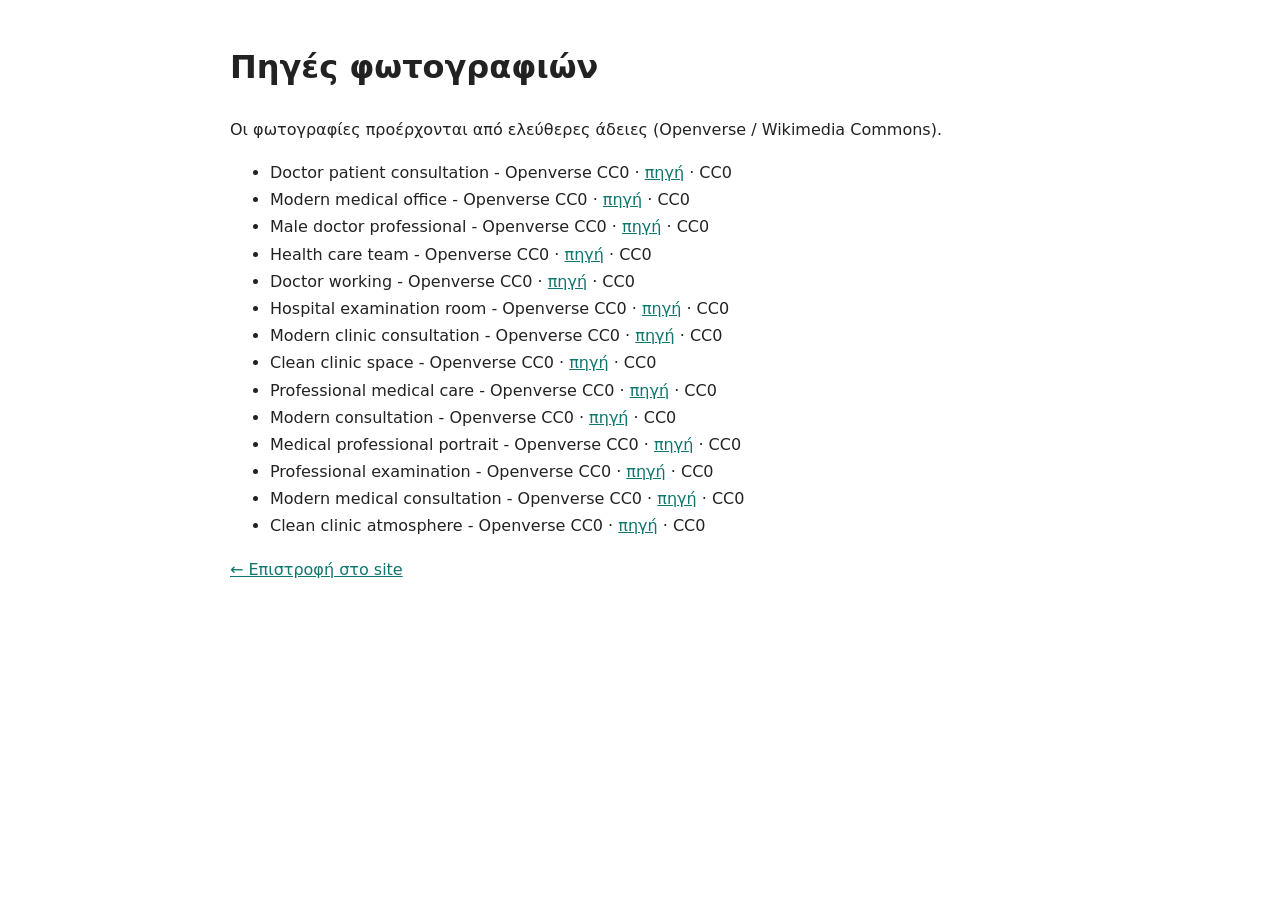
<file: credits.html>
<!doctype html><html lang="el"><head><meta charset="utf-8"><meta name="viewport" content="width=device-width,initial-scale=1"><title>Πηγές φωτογραφιών - ΑΒΡΑΜΙΔΟΥ ΔΕΣΠΟΙΝΑ</title><style>body{font-family:system-ui;max-width:820px;margin:40px auto;padding:0 20px;line-height:1.7;color:#222}a{color:#0f766e}</style></head><body><h1>Πηγές φωτογραφιών</h1><p>Οι φωτογραφίες προέρχονται από ελεύθερες άδειες (Openverse / Wikimedia Commons).</p><ul><li>Doctor patient consultation - Openverse CC0 · <a href="Openverse (CC0 aggregate)" rel="nofollow noopener">πηγή</a> · CC0</li><li>Modern medical office - Openverse CC0 · <a href="Openverse (CC0 aggregate)" rel="nofollow noopener">πηγή</a> · CC0</li><li>Male doctor professional - Openverse CC0 · <a href="Openverse (CC0 aggregate)" rel="nofollow noopener">πηγή</a> · CC0</li><li>Health care team - Openverse CC0 · <a href="Openverse (CC0 aggregate)" rel="nofollow noopener">πηγή</a> · CC0</li><li>Doctor working - Openverse CC0 · <a href="Openverse (CC0 aggregate)" rel="nofollow noopener">πηγή</a> · CC0</li><li>Hospital examination room - Openverse CC0 · <a href="Openverse (CC0 aggregate)" rel="nofollow noopener">πηγή</a> · CC0</li><li>Modern clinic consultation - Openverse CC0 · <a href="Openverse (CC0 aggregate)" rel="nofollow noopener">πηγή</a> · CC0</li><li>Clean clinic space - Openverse CC0 · <a href="Openverse (CC0 aggregate)" rel="nofollow noopener">πηγή</a> · CC0</li><li>Professional medical care - Openverse CC0 · <a href="Openverse (CC0 aggregate)" rel="nofollow noopener">πηγή</a> · CC0</li><li>Modern consultation - Openverse CC0 · <a href="Openverse (CC0 aggregate)" rel="nofollow noopener">πηγή</a> · CC0</li><li>Medical professional portrait - Openverse CC0 · <a href="Openverse (CC0 aggregate)" rel="nofollow noopener">πηγή</a> · CC0</li><li>Professional examination - Openverse CC0 · <a href="Openverse (CC0 aggregate)" rel="nofollow noopener">πηγή</a> · CC0</li><li>Modern medical consultation - Openverse CC0 · <a href="Openverse (CC0 aggregate)" rel="nofollow noopener">πηγή</a> · CC0</li><li>Clean clinic atmosphere - Openverse CC0 · <a href="Openverse (CC0 aggregate)" rel="nofollow noopener">πηγή</a> · CC0</li></ul><p><a href="index.html">← Επιστροφή στο site</a></p></body></html>
</file>
